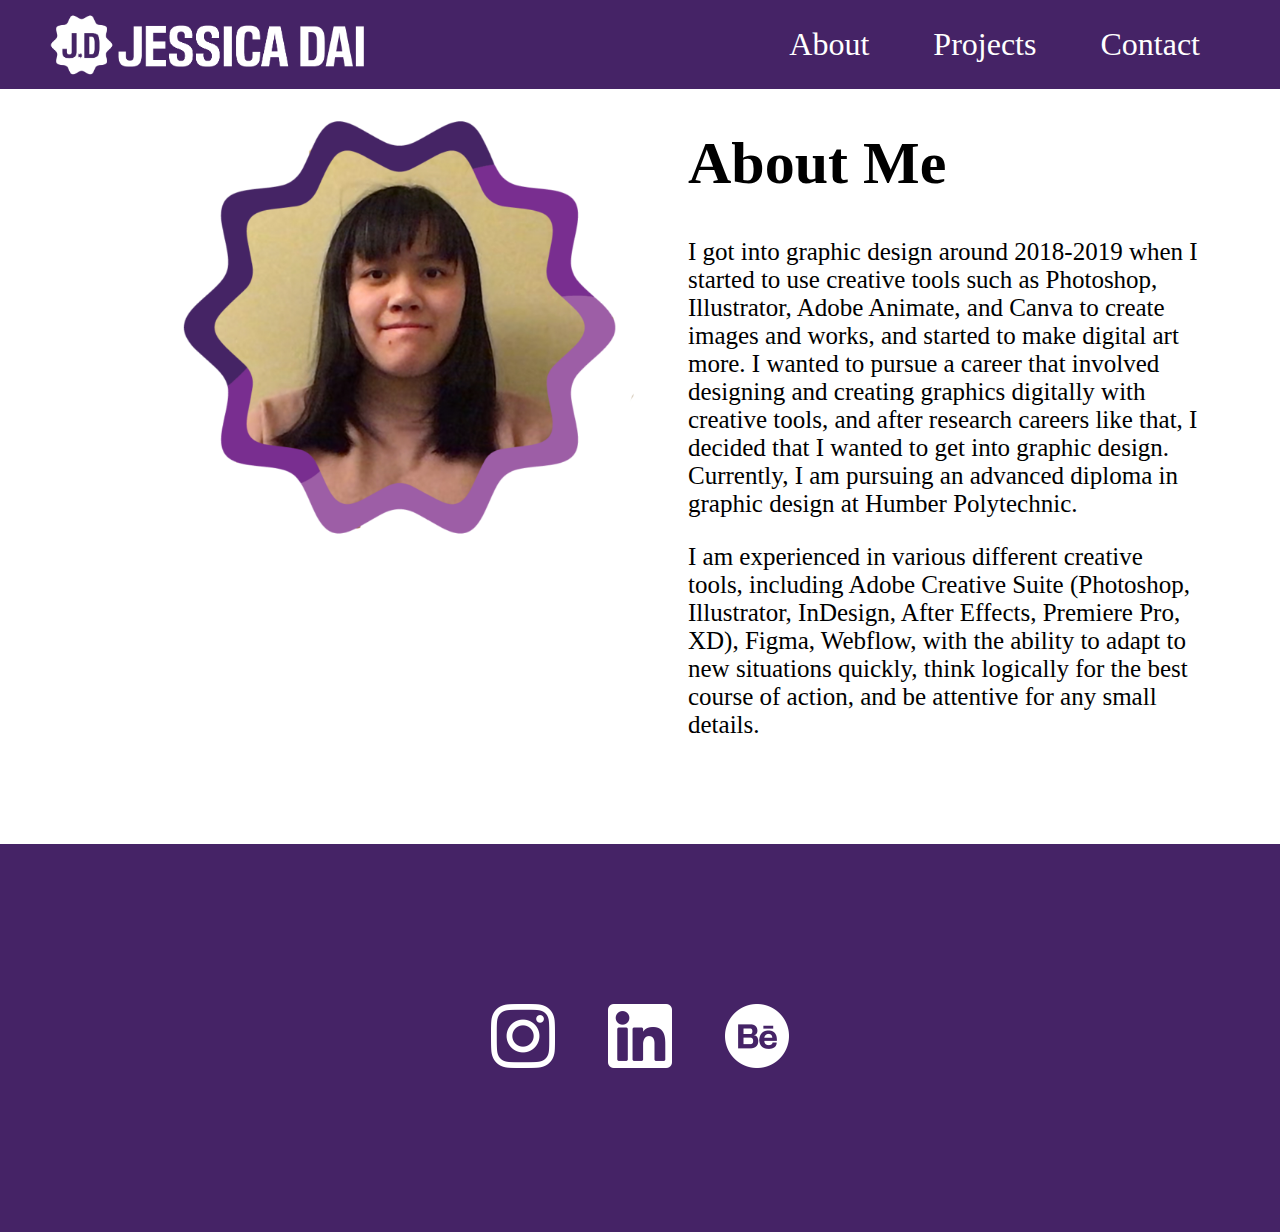
<file: about.html>
<!DOCTYPE html>
<html lang="en">
    <head>
        <meta charset="UTF-8">
        <meta name="viewport" content="width=device-width, initial-scale=1.0">
        <title>J.D - Jessica Dai Portfolio Website - About</title>
        <link rel="stylesheet" href="https://cdnjs.cloudflare.com/ajax/libs/font-awesome/6.0.0-beta3/css/all.min.css">
        <link rel="stylesheet" href="./css/stylesheet.css">
    </head>
<body>
    <header>
        <nav>
            <div id="header-logo">
                <a href="index.html"> <img src="images/Artboard8.png" alt="image unavailable"></a>
            </div>
            <div id="header-logo-mobile">
                <a href="index.html"> <img src="images/Artboard10.png" alt="image unavailable"></a>
            </div>
            <button id="menu-toggle"><i class="fa-solid fa-bars"></i></button>
            <ul id="menu">
                <li><a href="about.html">About</a></li>
                <li><a href="work.html">Projects</a></li>
                <li><a href="contact.html">Contact</a></li>
            </ul>
        </nav>
    </header>
    <div>
        <div class="flex-container">
            <div class="my-image"> <img src="images/IMG_2670(2).png" alt="image unavailable"></div>
            <div class="about-me">
                <h1>About Me</h1>
                <p>I got into graphic design around 2018-2019 when I started to use creative tools such as Photoshop, Illustrator, Adobe Animate, and Canva to create images and works, and started to make digital art more. I wanted to pursue a career that involved designing and creating graphics digitally with creative tools, and after research careers like that, I decided that I wanted to get into graphic design. Currently, I am pursuing an advanced diploma in graphic design at Humber Polytechnic.</p>
                <p>I am experienced in various different creative tools, including Adobe Creative Suite (Photoshop, Illustrator, InDesign, After Effects, Premiere Pro, XD), Figma, Webflow, with the ability to adapt to new situations quickly, think logically for the best course of action, and be attentive for any small details.</p>
            </div>
        </div>
    </div>

    <footer> 
        <div class="footer-container">
            <div><a href="https://www.instagram.com/jessicadai7595/?next=%2F"><img src="images/instagram-white-icon.png" alt="image unavailable"></a></div>
            <div><a href="https://www.linkedin.com/in/jessica-dai-92063a29a/"><img src="images/174857(1).png" alt="image unavailable"></a></div>
            <div><a href="https://www.behance.net/jessicadai6"><img src="images/145799(1).png" alt="image unavailable"></a></div>
        </div>
        </footer>
    </body>
    <script src="./js/index.js"></script>
    </html>
</file>
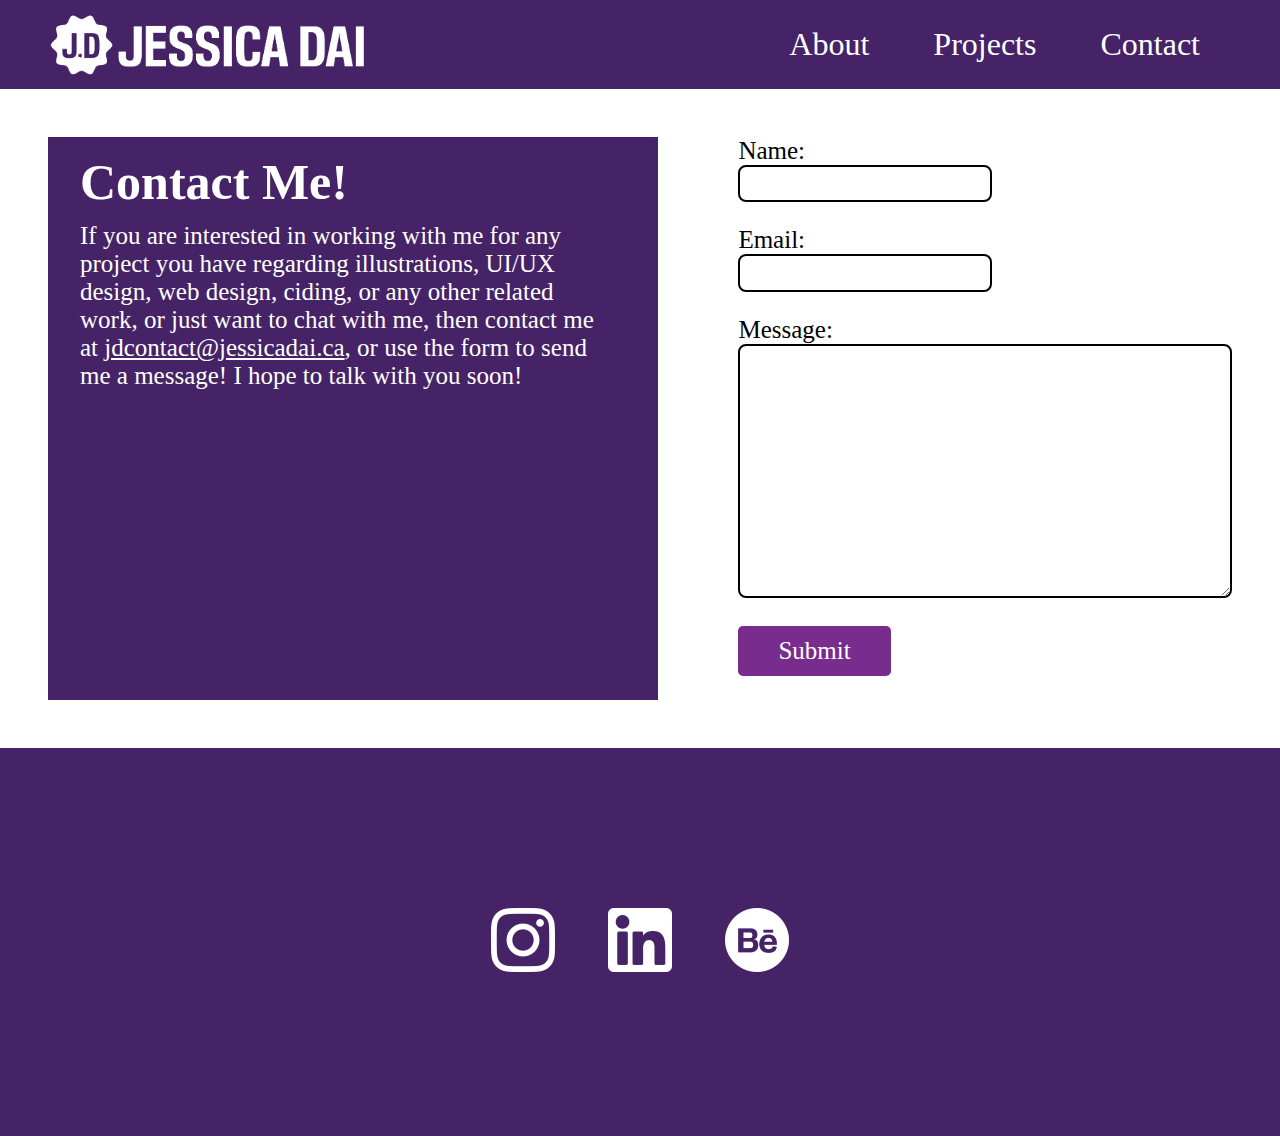
<file: contact.html>
<!DOCTYPE html>
<html lang="en">
    <head>
        <meta charset="UTF-8">
        <meta name="viewport" content="width=device-width, initial-scale=1.0">
        <title>J.D - Jessica Dai Portfolio Website - Contact</title>
        <link rel="stylesheet" href="https://cdnjs.cloudflare.com/ajax/libs/font-awesome/6.0.0-beta3/css/all.min.css">
        <link rel="stylesheet" href="./css/stylesheet.css">
    </head>
<body>
    <header>
        <nav>
            <div id="header-logo">
                <a href="index.html"> <img src="images/Artboard8.png" alt="image unavailable"></a>
            </div>
            <div id="header-logo-mobile">
                <a href="index.html"> <img src="images/Artboard10.png" alt="image unavailable"></a>
            </div>
            <button id="menu-toggle"><i class="fa-solid fa-bars"></i></button>
            <ul id="menu">
                <li><a href="about.html">About</a></li>
                <li><a href="work.html">Projects</a></li>
                <li><a href="contact.html">Contact</a></li>
            </ul>
        </nav>
    </header>
    <div class="container-1">
        <div class="contact-text">
            <h1>Contact Me!</h1>
            <p>If you are interested in working with me for any project you have regarding illustrations, UI/UX design, web design, ciding, or any other related work, or just want to chat with me, then contact me at <a href="mailto:jdcontact@jessicadai.ca">jdcontact@jessicadai.ca</a>, or use the form to send me a message! I hope to talk with you soon!</p>
        </div>
        <div class="form">
            <form action="mailto:jdcontact@jessicadai.ca" method="post" enctype="text/plain">
                <label for="name">Name:</label><br>
                <input type="text" id="name" name="name" required><br>
                <label for="email">Email:</label><br>
                <input type="text" id="email" name="email" required><br>
                <label for="message">Message:</label><br>
                <textarea id="message" name="message" required></textarea><br>
                <button type="submit">Submit</button>
            </form>
        </div>
    </div>
    <footer> 
        <div class="footer-container">
            <div><a href="https://www.instagram.com/jessicadai7595/?next=%2F"><img src="images/instagram-white-icon.png" alt="image unavailable"></a></div>
            <div><a href="https://www.linkedin.com/in/jessica-dai-92063a29a/"><img src="images/174857(1).png" alt="image unavailable"></a></div>
            <div><a href="https://www.behance.net/jessicadai6"><img src="images/145799(1).png" alt="image unavailable"></a></div>
        </div>
        </footer>
    </body>
    <script src="./js/index.js"></script>
    </html>
</file>
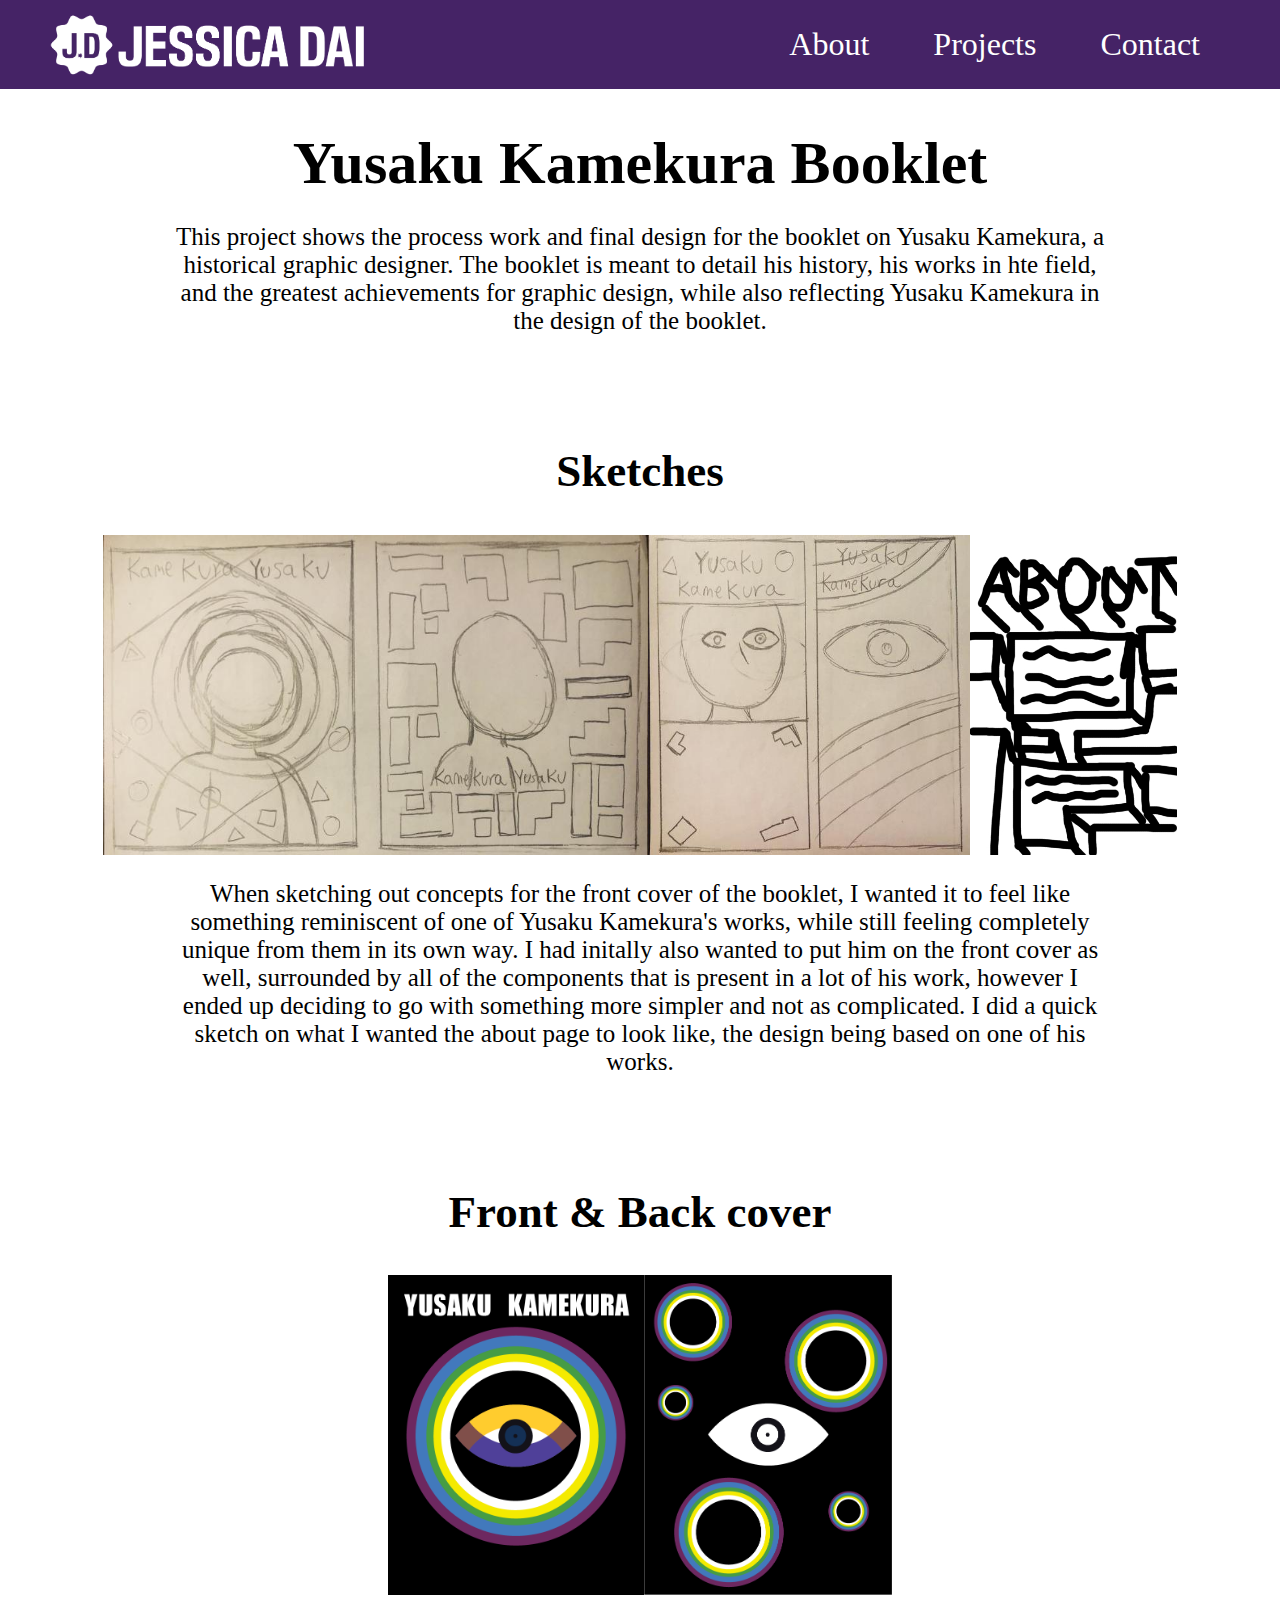
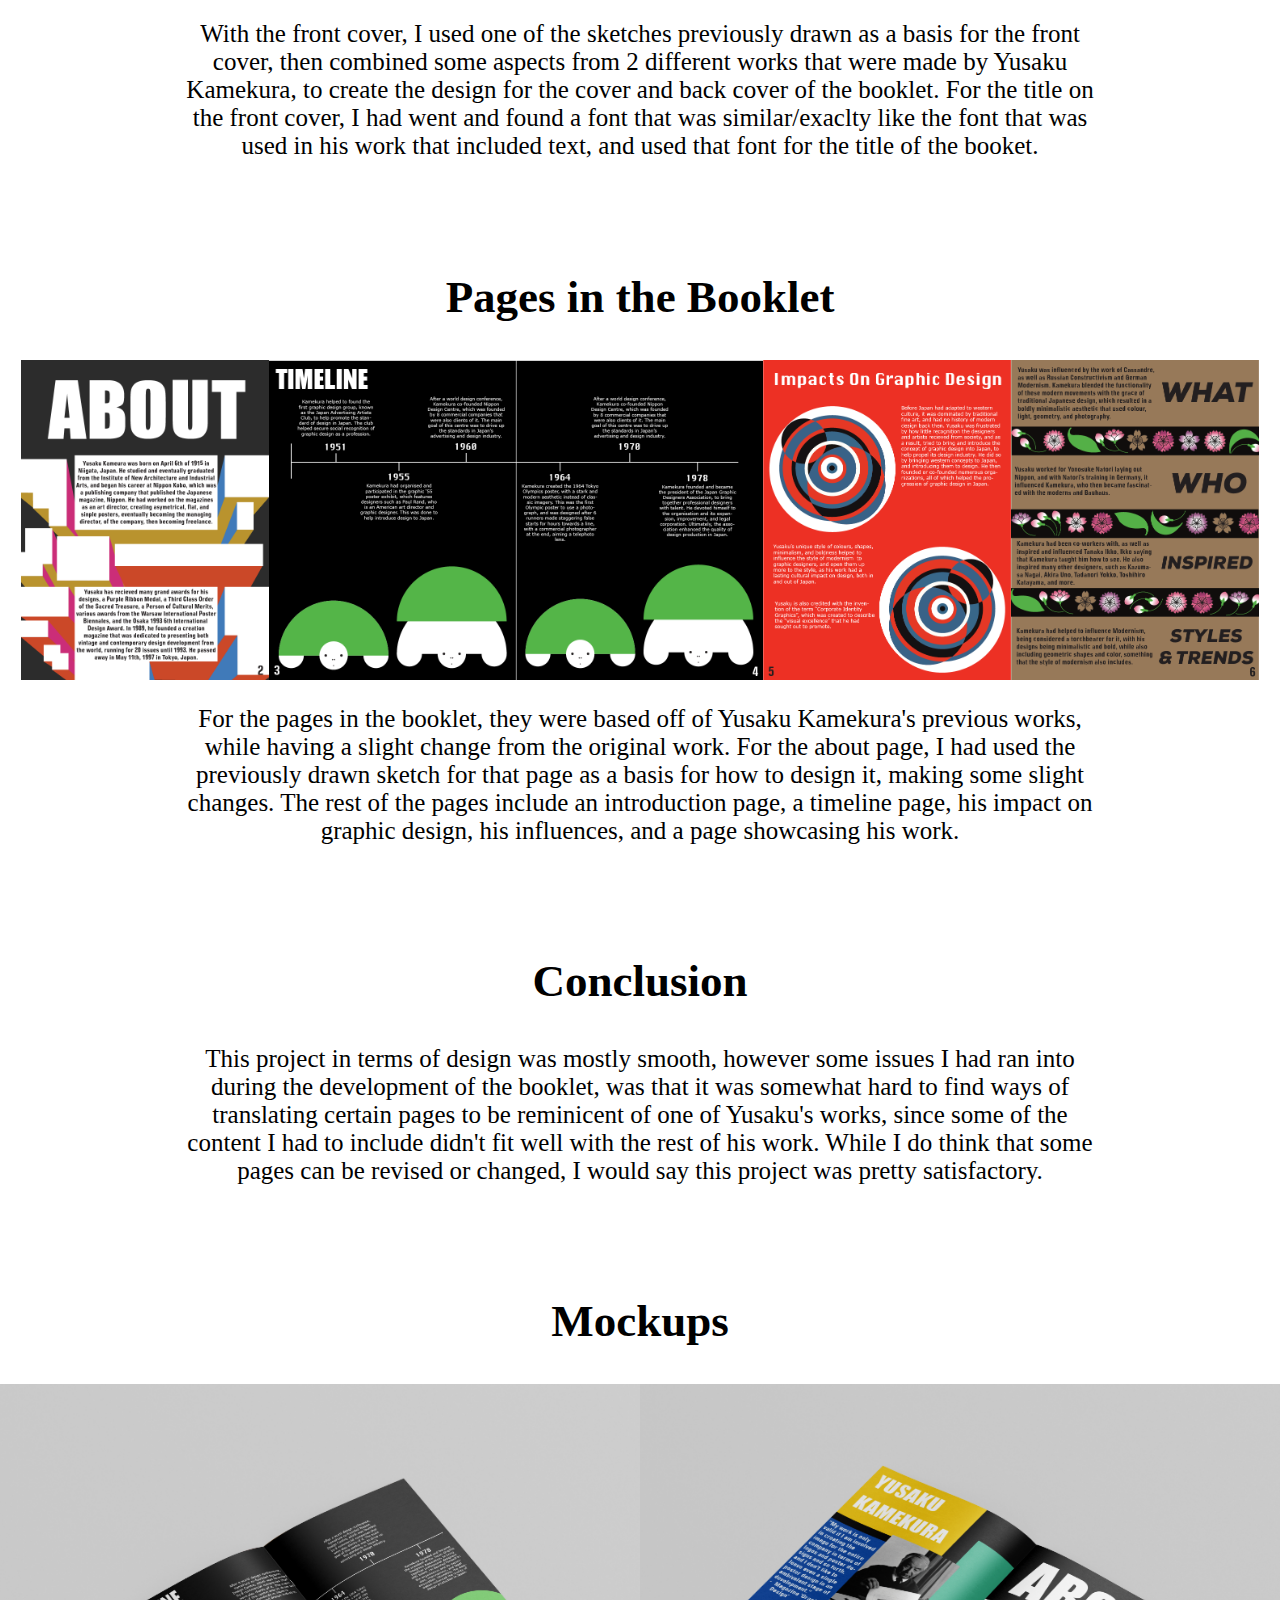
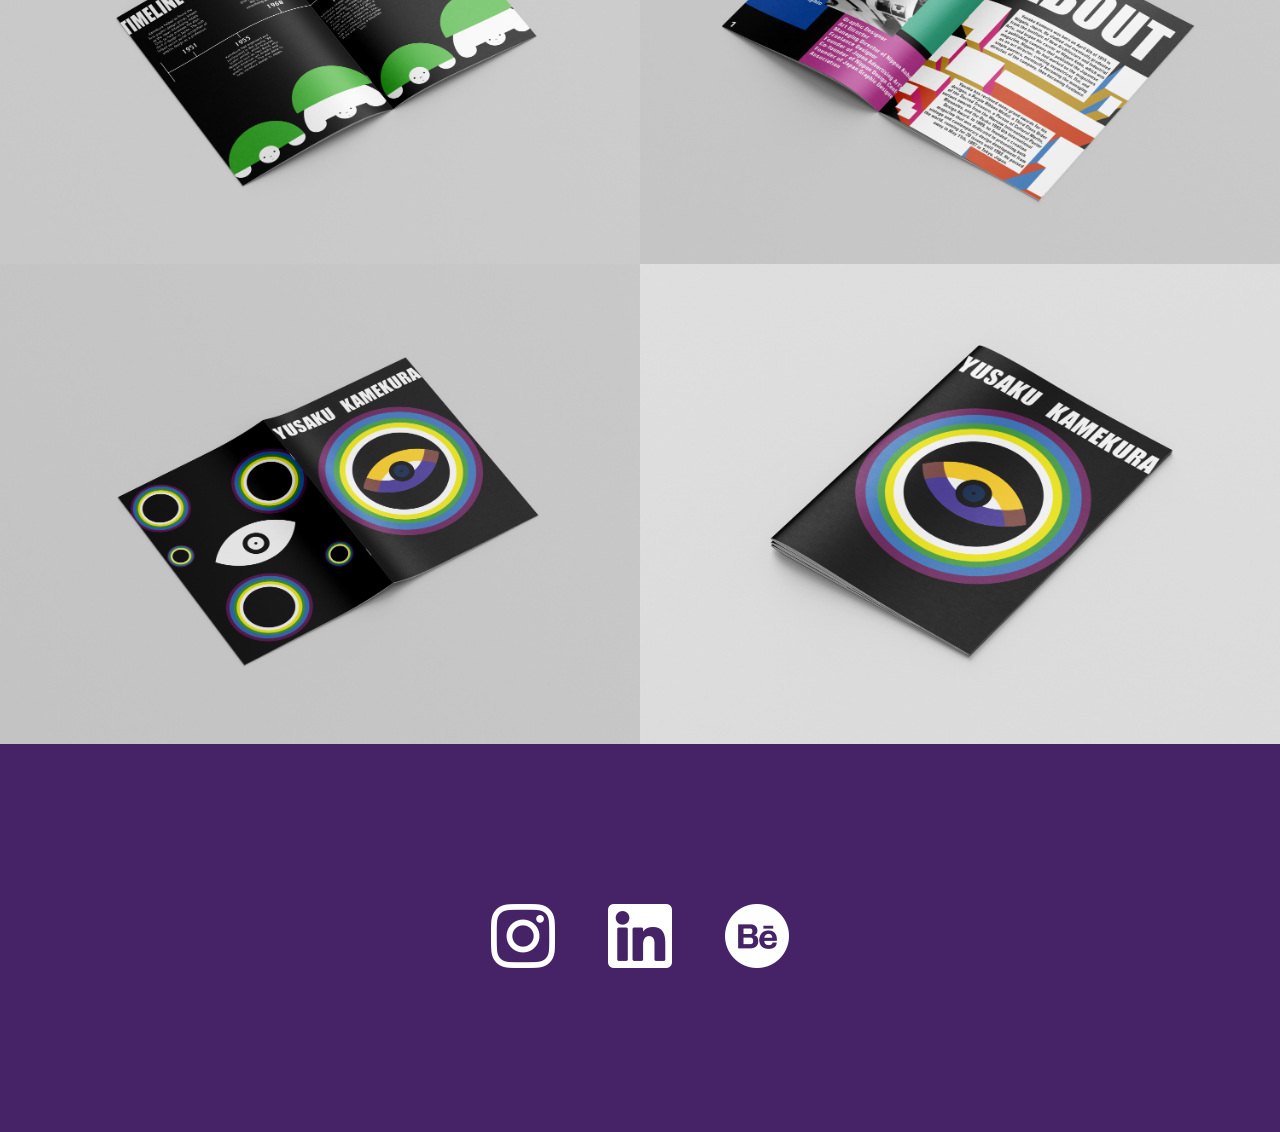
<file: specific-work-yusaku.html>
<!DOCTYPE html>
<html lang="en">
    <head>
        <meta charset="UTF-8">
        <meta name="viewport" content="width=device-width, initial-scale=1.0">
        <title>J.D - Jessica Dai Portfolio Website - Yusaku Kamekura booklet</title>
        <link rel="stylesheet" href="https://cdnjs.cloudflare.com/ajax/libs/font-awesome/6.0.0-beta3/css/all.min.css">
        <link rel="stylesheet" href="./css/stylesheet.css">
    </head>
<body>
    <header>
        <nav>
            <div id="header-logo">
                <a href="index.html"> <img src="images/Artboard8.png" alt="image unavailable"></a>
            </div>
            <div id="header-logo-mobile">
                <a href="index.html"> <img src="images/Artboard10.png" alt="image unavailable"></a>
            </div>
            <button id="menu-toggle"><i class="fa-solid fa-bars"></i></button>
            <ul id="menu">
                <li><a href="about.html">About</a></li>
                <li><a href="work.html">Projects</a></li>
                <li><a href="contact.html">Contact</a></li>
            </ul>
        </nav>
    </header>
    <div>
        <h1 class="project-name">Yusaku Kamekura Booklet</h1>
        <div class="project-explanation">
                <p> 
                    This project shows the process work and final design for the booklet on Yusaku Kamekura, a historical graphic designer.
                    The booklet is meant to detail his history, his works in hte field, and the greatest achievements for graphic design, while also reflecting Yusaku Kamekura in the design
                    of the booklet.
                </p>
         </div>

         <h2 class="process-name">Sketches</h2>
         <div class="work-display">
            <div><img src="images/sketches.jpeg" alt="Image Unavailable"></div>
            <div><img src="images/sketches2.jpeg" alt="Image Unavailable"></div>
            <div><img src="images/NewProject(23).jpg" alt="Image Unavailable"></div>
         </div>
         <div class="project-explanation">
            <p>When sketching out concepts for the front cover of the booklet, I wanted it to feel like something reminiscent of one of Yusaku Kamekura's works, while still feeling 
                completely unique from them in its own way. I had initally also wanted to put him on the front cover as well, surrounded by all of the components that is present in a 
                lot of his work, however I ended up deciding to go with something more simpler and not as complicated. I did a quick sketch on what I wanted the about page to look like, the 
                design being based on one of his works.
            </p>
         </div>

         <h2 class="process-name">Front & Back cover</h2>
         <div class="work-display">
            <div><img src="images/Artboard1.png" alt="Image Unavailable"></div>
            <div><img src="images/Artboard1_9.png" alt="Image Unavailable"></div>
         </div>
         <div class="project-explanation">
            <p>
                With the front cover, I used one of the sketches previously drawn as a basis for the front cover, then combined some aspects from 2 different works that were made by Yusaku Kamekura,
                to create the design for the cover and back cover of the booklet. For the title on the front cover, I had went and found a font that was similar/exaclty like the font that was used in
                his work that included text, and used that font for the title of the booket.
            </p>
         </div>

         <h2 class="process-name">Pages in the Booklet</h2>
         <div class="work-display">
            <div><img src="images/Artboard1_2.png" alt="Image Unavailable"></div>
            <div><img src="images/Artboard1_3.png" alt="Image Unavailable"></div>
            <div><img src="images/Artboard1_4.png" alt="Image Unavailable"></div>
            <div><img src="images/Artboard1_5.png" alt="Image Unavailable"></div>
            <div><img src="images/Artboard1_67.png" alt="Image Unavailable"></div>
         </div>
         <div class="project-explanation">
            <p>For the pages in the booklet, they were based off of Yusaku Kamekura's previous works, while having a slight change from the original work. For the about page, I had used the previously drawn sketch for that page as a 
                basis for how to design it, making some slight changes. The rest of the pages include an introduction page, a timeline page, his impact on graphic design, his influences, and a page showcasing his work.
            </p>
        </div>
        <h2 class="process-name">Conclusion</h2>
        <div class="project-explanation">
            <p>
             This project in terms of design was mostly smooth, however some issues I had ran into during the development of the booklet, was that it was somewhat hard to find ways of translating certain pages to be reminicent of one of Yusaku's works, since some of the content I had to include didn't fit well with the rest of his work. While I do think that some pages can be revised or changed, I would say this project was pretty satisfactory.
            </p>
        </div>
        <h2 class="process-name">Mockups</h2>
        <div class="grid-container">
            <div><img src="images/Free_A4_Brochure_Mockup_7.jpg" alt="Image Unavailable"></div>
            <div><img src="images/Free_A4_Brochure_Mockup_6.jpg" alt="Image Unavailable"></div>
            <div><img src="images/Free_A4_Brochure_Mockup_8.png" alt="Image Unavailable"></div>
            <div><img src="images/Free_A4_Brochure_Mockup_2.jpg" alt="Image Unavailable"></div>
        </div>
    </div>
    <footer> 
        <div class="footer-container">
            <div><a href="https://www.instagram.com/jessicadai7595/?next=%2F"><img src="images/instagram-white-icon.png" alt="image unavailable"></a></div>
            <div><a href="https://www.linkedin.com/in/jessica-dai-92063a29a/"><img src="images/174857(1).png" alt="image unavailable"></a></div>
            <div><a href="https://www.behance.net/jessicadai6"><img src="images/145799(1).png" alt="image unavailable"></a></div>
        </div>
        </footer>
    </body>
    <script src="./js/index.js"></script>
    </html>
</file>
<file: css/stylesheet.css>
body {
    padding: 0;
    margin: auto;
    box-sizing: border-box;
    font-family:'GillSans-Light';
    max-width: 100rem;
}

h1,
h2 {
    font-family: 'DDTW00-CondensedSemiBold';
    font-size: 45px;
}

header {
    position: sticky;
    top: 0;
    z-index: 9;
}

nav {
    display: flex;
    justify-content: space-between;
    background-color: #452366;
    margin: 0;
    padding: 0.5rem;
}

#header-logo {
    margin-top: 0.3rem;
}

#header-logo img {
    width: 100%;
    height: 4rem;
    object-fit: contain;
    margin-left: 10px;
    padding-left: 1rem; 
}

#header-logo-mobile img {
    width: 100%;
    height: 0rem;
    object-fit: contain;
    opacity: 0;
}

#menu-toggle {
    display: none;
}

#menu {
    list-style-type: none;
    display: flex;
    justify-content: end;
    align-items: center;
    padding-right: 2.5rem; 
}

#menu a {
    text-decoration: none;
    font-size: 2rem;
    padding: 1rem 2rem;
    color: #FFFFFF;
    font-family: 'DDTW00-CondensedSemiBold';
}

#menu a:hover {
    text-decoration: underline;
}

.hero { 
    background-image: linear-gradient(rgba(255, 255, 255, 0.0), rgba(255, 255, 255, 0.0)),url(../images/e2.png);;
    min-height: 6rem;
    background-size: cover;
    background-position: center;
    display: flex;
    flex-direction: column;
    padding-top: 3rem;
    padding-bottom: 5rem;
    object-fit: contain;
    color: white;
    text-align: center;
    justify-content: center;
}

.hero h1 { 
    font-size: 90px;
    margin-bottom: 1rem;
}

.hero p { 
    font-size: 30px;
    margin-top: 1rem;
    width: 45rem;
}

.container-1 {
    padding: 3rem;
    display: flex;
    gap: 5rem;
}

.head-button,
.see-more {
    padding: 1rem 2rem;
    background-color: #452366;
    margin: 1rem;
    color: #FFFFFF;
    text-decoration: none;
    font-family:'DDTW00-CondensedSemiBold';
    font-size: 40px;
    border-radius: 1rem;
}

.head-button:hover,
.see-more:hover {
    background-color: #782D8E;
}

.hero-text {
    text-align: center;
    top: 5rem;
    right: 2.5rem;
    margin: auto;
}

.container-2 {
    display: grid;
    grid-template-columns: 1fr 1fr 1fr;
    align-self: center;
    justify-self: center;
    column-gap: 3rem;
    margin-bottom: 4rem;
    width: 70%;
    text-align: center;
    justify-content: center;
}

.image-wrap {
    display: block;
    position: relative;
    overflow: hidden;
}

.top {
    opacity: 1;
    display: block;
    width: 100%;
    height: auto;
    transition: .5s ease;
    backface-visibility: hidden;
  }

  .text-overlay {
    transition: .5s ease;
    opacity: 0;
    position: absolute;
    width: 70%;
    text-align: center;
    top: 35%;
    left: 50%;
    transform: translate(-50%, -40%);
  }

  .text-overlay h2,
  .text-overlay p,
  .text-overlay a  {
    color: #FFFFFF;
  }


  .text-overlay h2 {
    font-size: 45px;
    margin-bottom: 0%;
  }

  .text-overlay p {
    font-size: 25px;
    margin-bottom: 3rem;
  }

  .text-overlay a {
    border: solid #FFFFFF;
    border-radius: 1rem;
    background-color: transparent;
    padding: 0.5rem 1rem;
    text-decoration: none;
  }

  .work-wrap img {
    display: block;
    margin-left: auto;
    margin-right: auto;
  }

  .work-wrap {
    display: block;
    position: relative;
    overflow: hidden;
  }

  .work-wrap h2,
  .work-wrap a {
    display: block;
    margin-left: auto;
    margin-right: auto;  
    width: 50%;
  }

  .text-overlay a:hover,
  .text-overlay-w a:hover {
    text-decoration: underline;
  }

  .container-9 {
    display: grid;
    grid-template-columns: 1fr 1fr;
    grid-template-rows: 1fr 1fr 1fr;
    gap: 1.5rem;
    padding: 3rem 5rem;
  }

  .work-body img {
    object-fit: cover;
  }

  

  .image-wrap:hover .top,
  .work-wrap:hover img {
    filter: brightness(50%);
  }

  .image-wrap:hover .text-overlay,
  .work-wrap:hover .text-overlay-w {
    opacity: 1;
  }

.works-section img,
.grid-container img {
    width: 100%;
    height: 30rem;
    object-fit: cover;
    display: block;
}

.info {
    background-color: #FFFFFF;
    color: #452366;
    padding: 0.1rem 2.5rem;
    border-radius: 1.5rem;
    margin-top: 1rem;
    text-align: center;
}

.info p {
    width: 100%;
}


.container-3 {
    display: grid;
    grid-template-columns: 1fr 1fr;
    align-self: center;
    justify-self: center;
    column-gap: 3rem;
    justify-content: center;
    text-align: center;
    width: 45%;
}

.works-section {
    text-align: center;
    margin-bottom: 4rem;
}

.container-4 {
    display: grid;
    grid-template-columns: 1fr 1fr 1fr;
    text-align: center;
    padding-bottom: 3rem;
}

.flex-container,
.flex-container-1,
.flex-container-2 {
    display: flex;
    flex-direction: row;
}

.flex-container {
    padding-bottom: 5rem;
}

.flex-container-2 {
    justify-content: center;
    margin-top: 5rem;
    margin-bottom: 5rem;
}

.flex-container-2 img {
    width: 100%;
    height: 20rem;
    object-fit: contain;
    margin-top: 3rem;
}

.flex-container-1 {
    padding-top: 3rem;
    padding-bottom: 5rem;
}

.about-me {
    width: 35rem;
}

.my-image img {
    width: 100%;
    height: 30rem;
    object-fit: contain;
    margin-left: 5rem;
    margin-right: 5rem;
}

.logo-image img {
    width: 100%;
    height: 30rem;
    object-fit: contain;
    margin-left: 1rem;
    margin-right: 6rem;
}

.flex-container h1,
.flex-container-2 h1 {
    font-size: 60px;
    padding-left: 3rem;
}

.flex-container-1 h1 {
    font-size: 90px;
    margin-top: 1rem;
    margin-bottom: 0%;
    color: #452366;
}

.flex-container p,
.flex-container-1 p,
.flex-container-2 p {
    font-size: 25px;
    padding-left: 3rem;
}

.work-body h1 {
    text-align: center;
    font-size: 70px;
    color: #FFFFFF;
}

.work-body img {
    width: 100%;
    height: 30rem;
    object-fit: cover;
}

.text-overlay-w {
    transition: .5s ease;
    opacity: 0;
    position: absolute;
    width: 110%;
    text-align: center;
    top: 40%;
    left: 50%;
    transform: translate(-50%, -40%);
}

.work-1,
.work-2,
.work-3,
.work-4,
.work-5 {
    opacity: 1;
    width: 100%;
    height: auto;
    transition: .5s ease;
    backface-visibility: hidden;
  }

  .work-wrap h2,
  .work-wrap p,
  .work-wrap a {
    color: #FFFFFF;
  }

  .text-overlay-w a {
    border: solid #FFFFFF;
    border-radius: 1rem;
    background-color: transparent;
    padding: 0.5rem 1rem;
    text-decoration: none;
    width: 15%;
    font-size: 23px;
  }

  .project-name {
    text-align: center;
    font-size: 60px;
    margin-bottom: 0%;
  }

  .project-explanation {
    padding: 3rem;
    padding-top: 0;
    margin: 0rem 8rem;
    text-align: center;
    font-size: 25px;
  }

  .work-display,
  .work-display-t,
  .work-display-a,
  .work-display-b,
  .work-display-sg,
  .work-display-ad,
  .work-display-il,
  .work-display-z,
  .work-display-ls,
  .work-display-ps,
  .work-display-as,
  .work-display-fc,
  .work-display-bc {
    display: flex;
    flex-direction: row;
    justify-content: center;
    flex-wrap: wrap;
  }

  .work-display img {
    width: 100%;
    height: 20rem;
    object-fit: cover;
    display: block;
  }

  .work-display-t img,
  .work-display-fc img,
  .work-display-bc img {
    width: 100%;
    height: 30.15rem;
    object-fit: cover;
    display: block;
  }

  .work-display-a img {
    width: 100%;
    height: 25rem;
    object-fit: cover;
    display: block;
  }

  .work-display-z img {
    width: 100%;
    height: 20rem;
    object-fit: cover;
    display: block;
  }

  .work-display-b img {
    width: 100%;
    height: 25rem;
    object-fit: cover;
    display: block;
  }

  .work-display-sg img {
    width: 100%;
    height: 25rem;
    object-fit: cover;
    display: block;
  }

  .work-display-ad img {
    width: 100%;
    height: 20rem;
    object-fit: cover;
    display: block;
  }

  .work-display-il img {
    width: 100%;
    height: 15rem;
    object-fit: cover;
    display: block;
  }

  .work-display-ls img {
    width: 100%;
    height: 20rem;
    object-fit: cover;
    display: block;
  }

  .work-display-ps img {
    width: 100%;
    height: 20rem;
    object-fit: cover;
    display: block;
  }

  .work-display-as img {
    width: 100%;
    height: 25rem;
    object-fit: cover;
    display: block;
  }

  .videos {
    text-align: center;
  }

  .process-name {
    text-align: center;
  }

  .text-overlay-w h2 {
    margin-bottom: 1.5rem;
    font-size: 45px;
  }

  .text-overlay a:hover {
    text-decoration: underline;
  }

.grid-container {
    display: grid;
    grid-template-columns: 1fr 1fr;
    grid-template-rows: 1fr 1fr;
    text-align: center;
}

.contact-text {
    justify-content: flex-start;
    background-color: #452366;
    padding-right: 3rem;
    padding-left: 2rem;
}

.contact-text h1 {
    color: #FFFFFF;
    font-size: 50px;
    margin-top: 1rem;
    margin-bottom: 0%;
}

.contact-text p {
    color: #FFFFFF;
    font-size: 25px;
    margin-top: 0.7rem;
}

.contact-text a {
    color: #FFFFFF;
    font-family: 'DDTW00-CondensedSemiBold';
}

.form {
    display: flex;
    justify-content: center;
}

#name,
#email,
#message {
    font-size: 20px;
    border-radius: 8px;
    border-style: solid;
    border-color: black;
    font-family: 'GillSans-Light';
    margin-bottom: 1.5rem;
    border-width: 2px;
}

#name,
#email {
    padding: 0.3rem;
    width: 15rem;
    height: 1.5rem;
}

#message {
    padding: 0.3rem;
    width: 30rem;
    height: 15rem;
    font-family: 'GillSans-Light';
    font-size: 20px;
}

form button {
    margin-bottom: 1.5rem;
    background-color: #782D8E;
    padding: 0.7rem 2.5rem;
    font-family:'DDTW00-CondensedSemiBold';
    color: #FFFFFF;
    font-size: 25px;
    border-width: 0rem;
    border-radius: 5px;
}

label {
    font-family: 'DDTW00-CondensedSemiBold';
    font-size: 25px;
    margin-bottom: 0.3rem;
}

footer {
    background-color: #452366;
    align-content: center;
    padding: 10rem;
}

.footer-container {
    display: flex;
    flex-direction: row;
    justify-content: center;
}

.footer-container img {
    width: 100%;
    height: 4rem;
    object-fit: contain;
    padding-right: 3.3rem;
}

/* Phone Screens */
@media screen and (min-width: 240px) and (max-width: 480px) {
    #menu-toggle {
        font-size: 3.5rem;
        display: flex;
        color: #FFFFFF;
        background-color: #452366;
        padding: 0;
        margin-top: 0.4rem;
        border: 0px;
        margin-right: 1rem;

    }

    #menu {
        display: none;
    }

    #menu {
        flex-direction: column;
        position: absolute;
        top: 4.55rem;
        right: 0%;
        background-color: #782D8E;
        padding: 1rem;
        row-gap: 3rem;
    }


    #menu.active {
        display: flex;
    }

    #menu a {
        color: rgb(255, 255, 255);

    }

    #menu a:hover {
        text-decoration: underline;
    }
    
    #header-logo img {
        padding:0;
        height: 0rem;
        width: 0%;
        opacity: 0;
        margin: 0%;
    }

    #header-logo-mobile img {
        width: 100%;
        height: 4rem;
        object-fit: contain;
        opacity: 1;
        padding-left: 0%;
        margin-left: 0%;
        margin-top: 0.3rem;
    }

    #header-logo-mobile {
        margin-left: 0;
        justify-content: flex-start;
        padding-left: 0%;
        margin-left: 0%;
    }
    

    .hero {
        padding-top: 2rem;
        padding-bottom: 3rem;
    }

    .hero p {
        font-size: 20px;
        width: 100%;
    }

    .hero h1 {
        font-size: 30px;
        width: 100%;
    }

    .container-1 {
        flex-direction: column;
        row-gap: 5rem;
        justify-content: center;
        align-items: center;
    }

    .container-2 {
        grid-template-columns: 1fr;
        grid-template-rows: 1fr 1fr 1fr;
        row-gap: 3rem;
        margin-bottom: 2rem;
        font-size: 25px;
        width: 70%;
    }

    .container-3 {
        grid-template-columns: 1fr;
        grid-template-rows: 1fr 1fr;
        row-gap: 2rem;
        font-size: 25px;
        width: 70%;
    }

    .container-4 {
        grid-template-rows: 1fr 1fr 1fr;
        grid-template-columns: 1fr;
    }

    .text-overlay {
        position: relative;
        opacity: 1;
        top: 0%;
        width: 90%;
        transform: translate(-50%, 0%);
        padding-bottom: 5rem;
        padding-top: 0%;
    }

.text-overlay h2,
.text-overlay p, 
.text-overlay a {
    color: black;
    border-color: black;
}

.text-overlay h2 {
    font-size: 40px;
}

.text-overlay p {
    font-size: 20px;
}

.text-overlay a {
    padding: 1rem 2rem;
    font-size: 1.5rem;
}

.see-more {
    padding: 1rem 2rem;
    background-color: #452366;
    margin: 1rem;
    color: #FFFFFF;
    text-decoration: none;
    font-family:'DDTW00-CondensedSemiBold';
    font-size: 20px;
    border-radius: 1rem;
}

footer {
    padding: 2rem;
}

.footer-container img {
    height: 2.5rem;
    padding-right: 2rem;
}

.flex-container,
.flex-container-1,
.flex-container-2 {
    flex-direction: column;
    padding: 0%;
}

.my-image img {
    height: 25rem;
    margin-left: auto;
    margin-right: auto;
}

.about-me {
    text-align: center;
    width: 100%;
    justify-content: center;
    align-items: center;
    padding-bottom: 4rem;
}

.about-me h1 {
    font-size: 45px;
}

.about-me p {
    font-size: 20px;
}

.flex-container p,
.flex-container h1,
.flex-container-1 p,
.flex-container-1 h1,
.flex-container-2 p,
.flex-container-2 h1  {
    padding-left: 0;
}

.work-1,
.work-2,
.work-3,
.work-4,
.work-5 {
    position: relative;
    left: 0%;
    right: 0;
    top: 0;
    }

    .work-body img {
        width: 70%;
        height: 20rem;
        margin-bottom: 3rem;
    }
    
.work-body {
    padding-bottom: 5rem;
}

.container-9 {
    grid-template-columns: 1fr;
    grid-template-rows: 1fr 1fr 1fr 1fr 1fr 1fr;
    padding: 3rem 0rem;
    gap: 0rem
}

.text-overlay-w {
    opacity: 1;
}

.text-overlay-w h2,
.text-overlay-w a {
text-align: center;
margin: 0% auto;
}

.text-overlay-w h2 {
    font-size: 25px;
    width: 30%;
    margin-bottom: 1rem;
}

.text-overlay-w a {
    font-size: 20px;
    padding: 0.5rem 1rem;
}

.project-name {
    font-size: 45px;

}

.project-explanation {
    margin: 0rem 0rem;
    padding: 1rem;
    font-size: 20px;
}

.work-display-as img {
    height: 8rem;
  }

  .work-display-sg img {
    height: 8rem;
  }

  .work-display-ls img {
    height: 10rem;
  }

  .work-display-ps img {
    height: 8rem;
  }

  .work-display-t img {
    height: 10rem;
  }

  .work-display-fc img,
  .work-display-bc img {
    height: 15rem;
  }

  .process-name {
    font-size: 30px;
  }

video {
    width: 15rem;
    height: 100%;
}

.container-1 {
    gap: 0;
}

.contact-text {
    padding-left: 1rem;
    padding-right: 0.8rem;
}

.contact-text h1 {
    font-size: 30px;
}

.contact-text p {
    font-size: 20px;
}

.contact-text a {
    font-size: 20px;
}
    
    .work-wrap img {
        filter: brightness(50%);
    }

    .image-wrap {
        filter: brightness(100%);
    }
    
    .grid-container {
        grid-template-rows: 1fr 1fr 1fr 1fr;
        grid-template-columns: 1fr;
        row-gap: 1rem;
    }

    .flex-container-2 {
        justify-content: center;
        margin-top: 5rem;
        margin-bottom: 0rem;
    }

    .flex-container-2 p {
        width: 90%;
        margin-left: auto;
        margin-right: auto;
    }

    .logo-image {
        width: 60%;
        align-self: center;
    }

    .logo-image img {
        margin-left: 0%;
        margin-bottom: 0%;
    }

    .flex-container-1 h1 {
        font-size: 80px;
        text-align: center;
        margin-bottom: 3rem;
    }

    .contact-info {
        flex-direction: column;
    }

    .contact-info img {
        height: 8rem;
    }

    .contact-info h2 {
        text-align: center;
    }

    .contact-info a {
        font-size: 30px;
    }

    form {
        margin-top: 1rem;
        text-align: center;
    }

#name,
#email {
    width: 10rem;
}

#message {
    padding: 0.3rem;
    width: 12rem;
    height: 18rem;
    font-family: 'GillSans-Light';
    font-size: 20px;
}

form button {
    margin-bottom: 1.5rem;
    background-color: #782D8E;
    padding: 0.7rem 2.5rem;
    font-family:'DDTW00-CondensedSemiBold';
    color: #FFFFFF;
    font-size: 25px;
    border-width: 0rem;
    border-radius: 5px;
}

label {
    font-family: 'DDTW00-CondensedSemiBold';
    font-size: 25px;
    margin-bottom: 0.3rem;
}


}

/* Tablet Screens */
@media screen and (min-width: 481px) and (max-width: 768px) {

    #header-logo img {
        padding:0;
        height: 0rem;
        width: 0%;
        opacity: 0;
        margin: 0%;
    }

    .hero {
        background-color: #782D8E;
    }

    #header-logo-mobile img {
        width: 100%;
        height: 3.5rem;
        object-fit: contain;
        opacity: 1;
        padding-left: 0%;
        margin-left: 0%;
    }

    #header-logo-mobile {
        margin-left: 0;
        justify-content: flex-start;
        padding-left: 0%;
        margin-left: 0%;
    }
    
    #menu {
        padding-right: 1rem; 
    }
    
    #menu a {
        font-size: 1.5rem;
        padding: 1rem 1rem;
    }

    .hero {
        padding-bottom: 3rem;
        background-image: linear-gradient(rgba(255, 255, 255, 0.0), rgba(255, 255, 255, 0.0)),url(../images/Artboard6.png);;
    }

    .hero-text {
        width: 90%;
    }

    .hero p {
        max-width: 100%;
        font-size: 25px;
    }

    .hero h1 {
        font-size: 50px;
    }

    .container-1 {
        flex-direction: column;
        row-gap: 5rem;
        justify-content: center;
        align-items: center;
    }

    .container-2 {
     grid-template-rows: 1fr 1fr 1fr;
     grid-template-columns: 1fr;
     row-gap: 3rem;
    }

    .container-3 {
        grid-template-rows: 1fr 1fr;
        grid-template-columns: 1fr;
        row-gap: 2rem;
        width: 70%;
    }

    .container-2 h2,
    .container-3 h2 {
        font-size: 50px;
        padding: 0%;
        margin-bottom: 0%;
        margin-top: 1.5rem;
    }

    .container-2 p,
    .container-3 p {
        font-size: 25px;
    }

    .container-4 {
        grid-template-rows: 1fr 1fr 1fr;
        grid-template-columns: 1fr;
    }

    .text-overlay {
        position: relative;
        opacity: 1;
        top: 0%;
        width: 80%;
        transform: translate(-50%, 0%);
        padding-bottom: 5rem;
        padding-top: 0%;
    }
    
    .text-overlay h2,
    .text-overlay p, 
    .text-overlay a {
        color: black;
        border-color: black;
    }
    
    .text-overlay a {
        padding: 1rem 2rem;
        font-size: 1.5rem;
    }

    .image-wrap {
        filter: brightness(100%);
    }

.flex-container,
.flex-container-1,
.flex-container-2 {
    flex-direction: column;
    padding: 0%;
}

.my-image img {
    height: 25rem;
    margin-left: auto;
    margin-right: auto;
}

.about-me {
    text-align: center;
    width: 90%;
    justify-content: center;
    align-items: center;
    padding-bottom: 4rem;
    margin-left: auto;
    margin-right: auto;
}

.flex-container p,
.flex-container h1,
.flex-container-1 p,
.flex-container-1 h1,
.flex-container-2 p,
.flex-container-2 h1  {
    padding-left: 0;
}

.work-1,
.work-2,
.work-3,
.work-4,
.work-5 {
    position: relative;
    left: 0%;
    right: 0;
    top: 0;
    }

    .work-body img {
        width: 70%;
        height: 20rem;
        margin-bottom: 3rem;
    }
    
.work-body {
    padding-bottom: 5rem;
}

  
    .text-overlay-w {
        opacity: 1;
    }
    
    
    .text-overlay-w h2,
    .text-overlay-w a {
    text-align: center;
    margin: 0% auto;
    }

    .text-overlay-w h2 {
        font-size: 30px;
        width: 30%;
        margin-bottom: 1rem;
    }

    .text-overlay-w a {
        font-size: 25px;
        padding: 0.5rem 1rem;
    }

    .container-9 {
        grid-template-columns: 1fr;
        grid-template-rows: 1fr 1fr 1fr 1fr 1fr 1fr;
        padding: 3rem 0rem;
        gap: 0rem
    }

    .flex-container-2 {
        margin-bottom: 1rem;
    }

    
    .work-wrap img {
        filter: brightness(50%);
    }

    .project-name {
        font-size: 45px;

    }

    .project-explanation {
        margin: 0rem 0.5rem;
        padding: 1rem;
    }

    video {
        width: 28rem;
        height: 100%;

    }

    .work-display img {
        height: 20rem;
      }
    
      .work-display-t img {
        width: 100%;
        height: 20rem;
        object-fit: cover;
        display: block;
      }
    
      .work-display-a img {
        width: 100%;
        height: 25rem;
        object-fit: cover;
        display: block;
      }
    
      .work-display-z img {
        width: 100%;
        height: 25rem;
        object-fit: cover;
        display: block;
      }
    
      .work-display-b img {
        width: 100%;
        height: 25rem;
        object-fit: cover;
        display: block;
      }
    
      .work-display-sg img {
        width: 100%;
        height: 15rem;
        object-fit: cover;
        display: block;
      }
    
      .work-display-ad img {
        width: 100%;
        height: 18rem;
        object-fit: cover;
        display: block;
      }
    
      .work-display-il img {
        width: 100%;
        height: 13rem;
        object-fit: cover;
        display: block;
      }

      .work-display-ps img {
        height: 16rem
      }

      .work-display-as img {
        height: 17rem;
      }

    .flex-container-1 h1 {
        font-size: 80px;
        text-align: center;
        margin-bottom: 3rem;
    }

    .contact-info {
        flex-direction: column;
    }

    .contact-info img {
        height: 12rem;
    }

    .contact-info h2 {
        text-align: center;
    }

    .contact-info a,
    .contact-info h2 {
        font-size: 45px;
    }

    form {
       text-align: center; 
       margin-top: 0%;
    }

#name,
#email {
    width: 15rem;
    height: 1.7rem;
}

#message {
    width: 25rem;
    height: 20rem;
}

form button {
    padding: 0.8rem 2.9rem;
    border-radius: 9px;
}

label {
    font-family: 'DDTW00-CondensedSemiBold';
    font-size: 25px;
    margin-bottom: 0.3rem;
}


    footer {
        padding: 5rem;
    }

    @media screen and (min-width: 481px) and (max-width: 569px) {
        .grid-container {
            grid-template-columns: 1fr;
            grid-template-rows: 1fr 1fr 1fr 1fr;
            row-gap: 1rem;
        }
        
    }
}

/* Small Desktop Screens */
@media screen and (min-width: 769px) and (max-width: 1024px) {

    #header-logo img {
        padding-left: 0.3rem; 
        height: 2.9rem;
        align-items: center;
        margin-top: 0.3rem;
    }

    #menu {
        padding-right: 0.3rem; 
    }

    #menu a {
        font-size: 30px;
        padding-right: 1rem;
    }

    .head-button {
        padding: 1rem 2rem;
        margin: 0.5rem;
        font-size: 30px;
        border-radius: 1rem;
    }

    .container-1 {
        padding: 1rem;
        flex-direction: column;
    }

    form {
        text-align: center;
    }

    .hero {
        padding-top: 1rem;
        padding-bottom: 3rem;
    }

    .hero h1 {
        font-size: 55px;
    }

    .hero p {
        font-size: 25px;
    }

    .container-2 img,
    .container-3 img {
        height: 13rem;
        column-gap: 0.5rem;
    }

    .text-overlay {
        width: 90%;
    }

    .text-overlay h2 {
        font-size: 35px;
      }

    .text-overlay p {
        font-size: 20px;
        margin-bottom: 2rem;
    }

    .container-9 {
        padding: 3rem 2rem;
    }
    

    .flex-container {
        flex-direction: column;
        justify-content: center;
        align-items: center;
        padding-bottom: 1rem;
    }

    .my-image img {
        margin-left: auto;
        margin-right: auto;
        padding-left: 1.5rem;

    }

    .about-me {
        text-align: center;
        width: 90%;
        justify-content: center;
        align-items: center;
        padding-bottom: 4rem;
        margin-left: auto;
        margin-right: auto;
    }

    .flex-container p {
        padding-left: 0;
    }
    
    .text-overlay-w h2{
        font-size: 35px;
    }
    
   .project-explanation {
    margin: 0rem 2rem;
    padding: 1rem 3rem;
   }

   video {
    width: 40rem;
    height: 100%;
   }
    
    .work-1,
    .work-2,
    .work-3,
    .work-4,
    .work-5 {
        opacity: 1;
        width: 100%;
        height: auto;
        transition: .5s ease;
        backface-visibility: hidden;
      }
    
      .work-wrap h2,
      .work-wrap p,
      .work-wrap a {
        color: #FFFFFF;
      }
    
    
      .text-overlay-w {
        margin-bottom: 1.2rem;
      }

      .flex-container-2 h1 {
        font-size: 50px;
      }

      .flex-container-2 img {
        margin-left: 1rem;
      }

      .about-me {
        width: 40rem
      }

      .flex-container-1 h1 {
        font-size: 80px;
        text-align: center;
        margin-bottom: 3rem;
    }

    .contact-info {
        flex-direction: column;
    }

    .contact-info img {
        height: 12rem;
    }

    .contact-info h2 {
        text-align: center;
    }

    .contact-info a,
    .contact-info h2 {
        font-size: 45px;
    }

    .flex-container-1 {
        flex-direction: column;
    }

}
</file>
